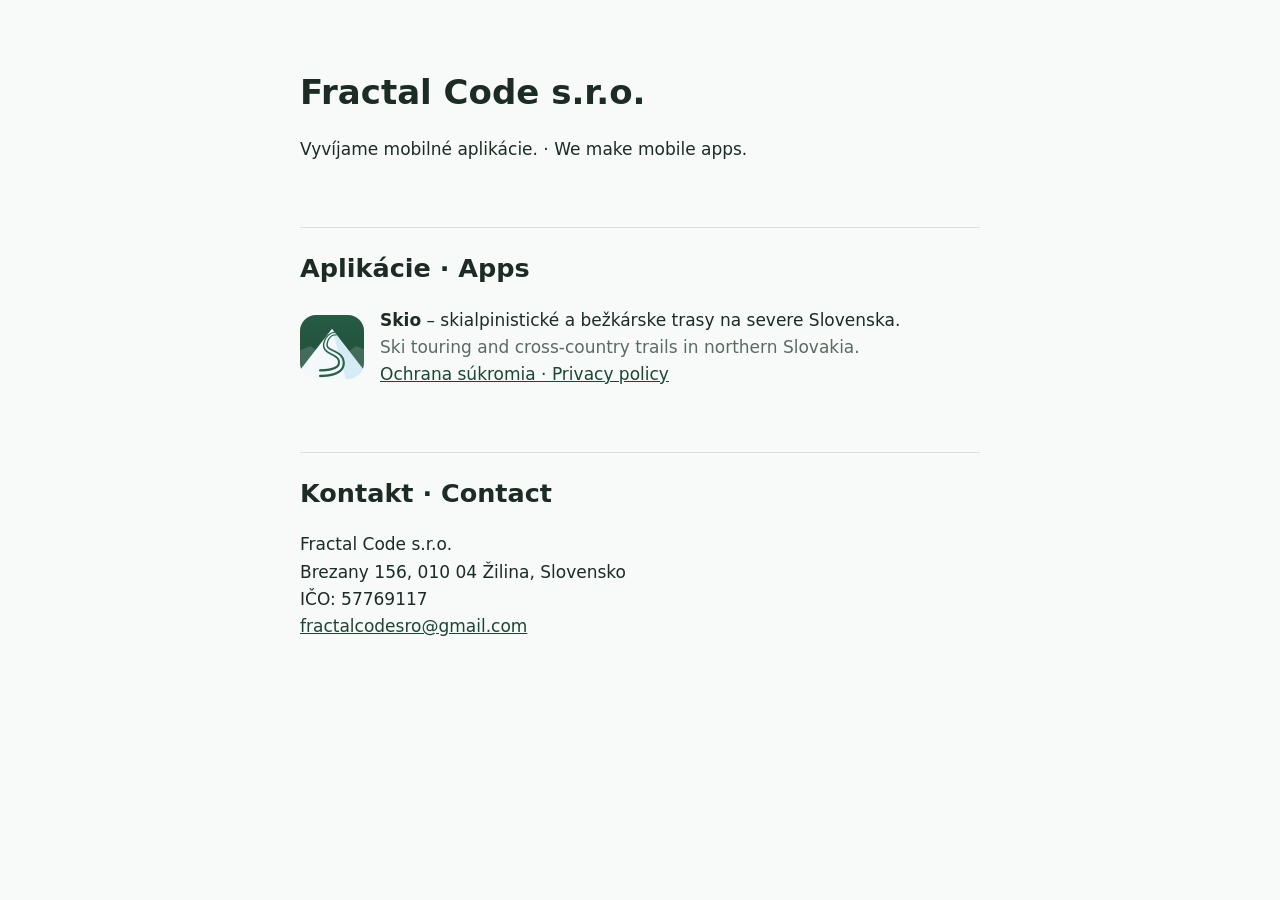
<file: index.html>
<!doctype html>
<html lang="sk">
<head>
  <meta charset="utf-8">
  <meta name="viewport" content="width=device-width, initial-scale=1">
  <title>Fractal Code s.r.o.</title>
  <link rel="stylesheet" href="style.css">
</head>
<body>
<main>
  <h1>Fractal Code s.r.o.</h1>
  <p>Vyvíjame mobilné aplikácie. · We make mobile apps.</p>

  <h2>Aplikácie · Apps</h2>
  <div class="app">
    <img src="skio/icon.png" alt="">
    <div>
      <strong>Skio</strong> – skialpinistické a bežkárske trasy na severe Slovenska.<br>
      <span class="muted">Ski touring and cross-country trails in northern Slovakia.</span><br>
      <a href="skio/privacy.html">Ochrana súkromia · Privacy policy</a>
    </div>
  </div>

  <h2>Kontakt · Contact</h2>
  <p>
    Fractal Code s.r.o.<br>
    Brezany 156, 010 04 Žilina, Slovensko<br>
    IČO: 57769117<br>
    <a href="mailto:fractalcodesro@gmail.com">fractalcodesro@gmail.com</a>
  </p>
</main>
</body>
</html>
</file>
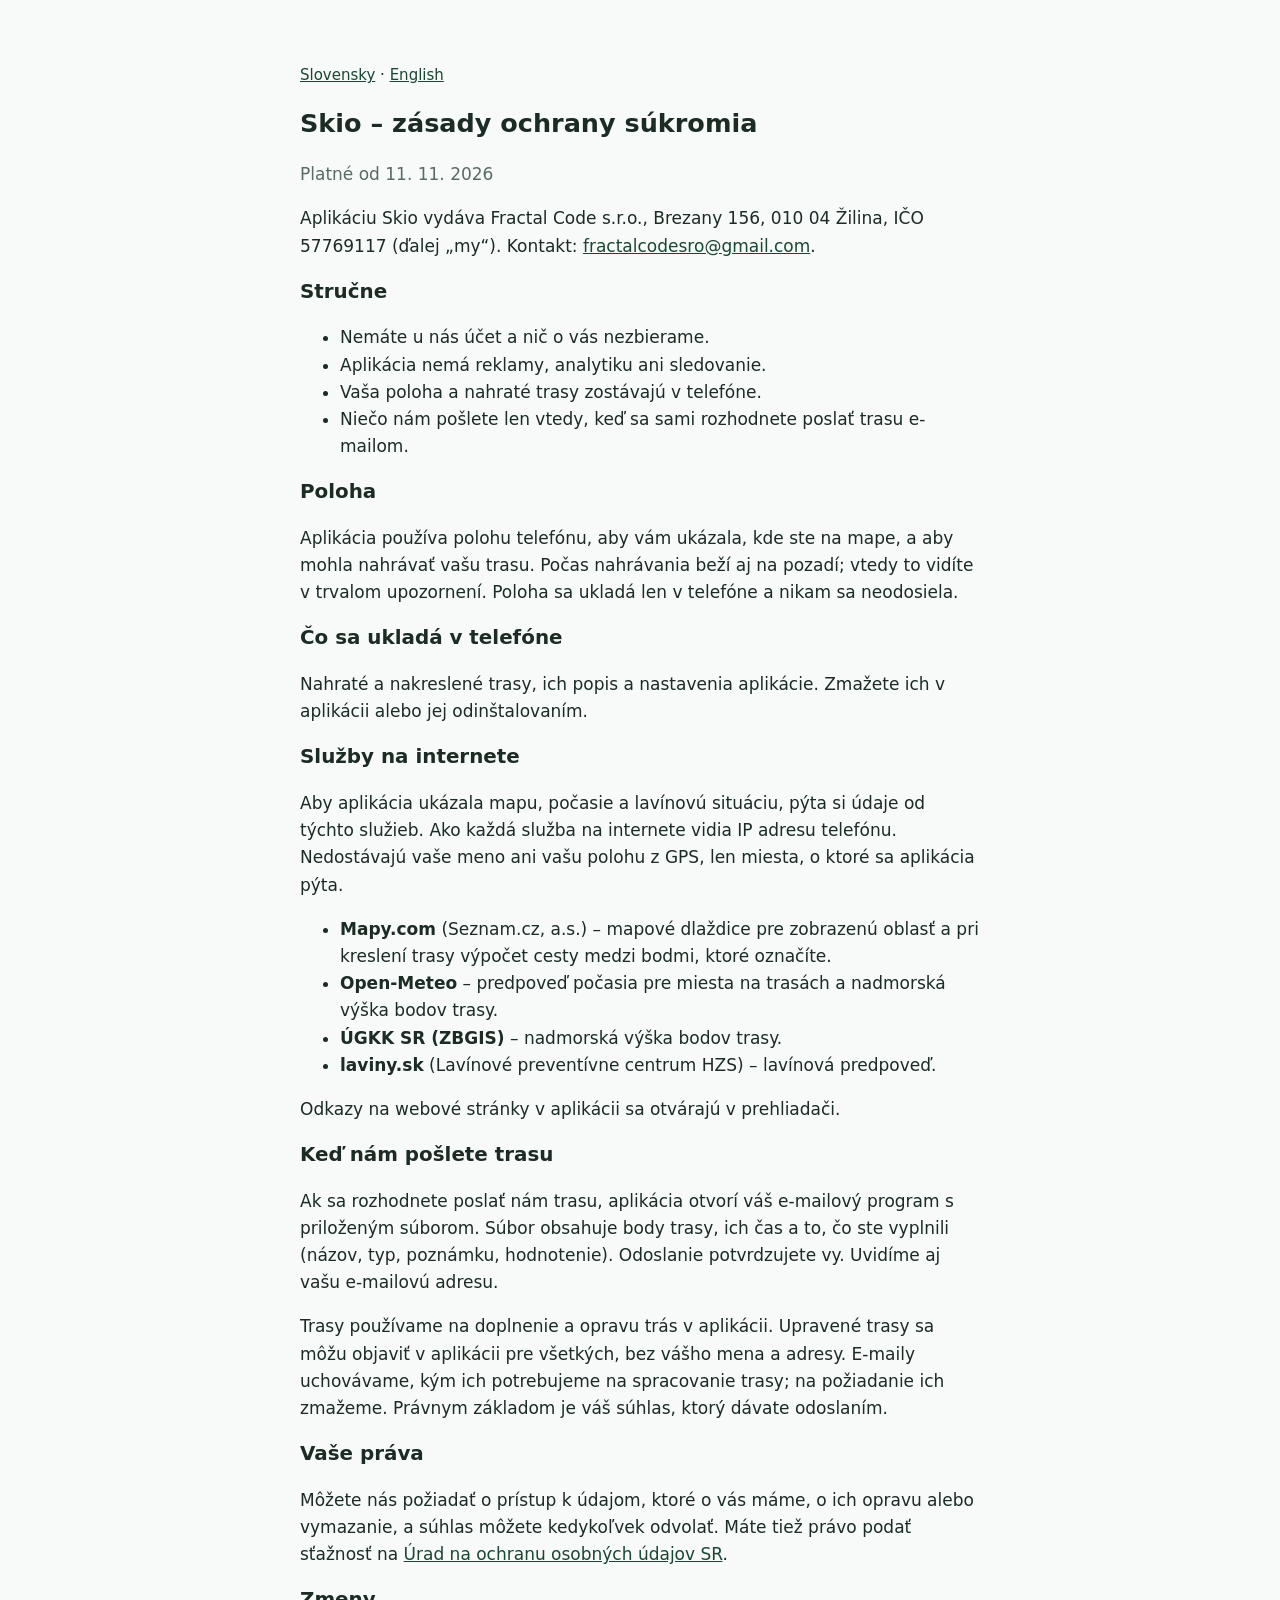
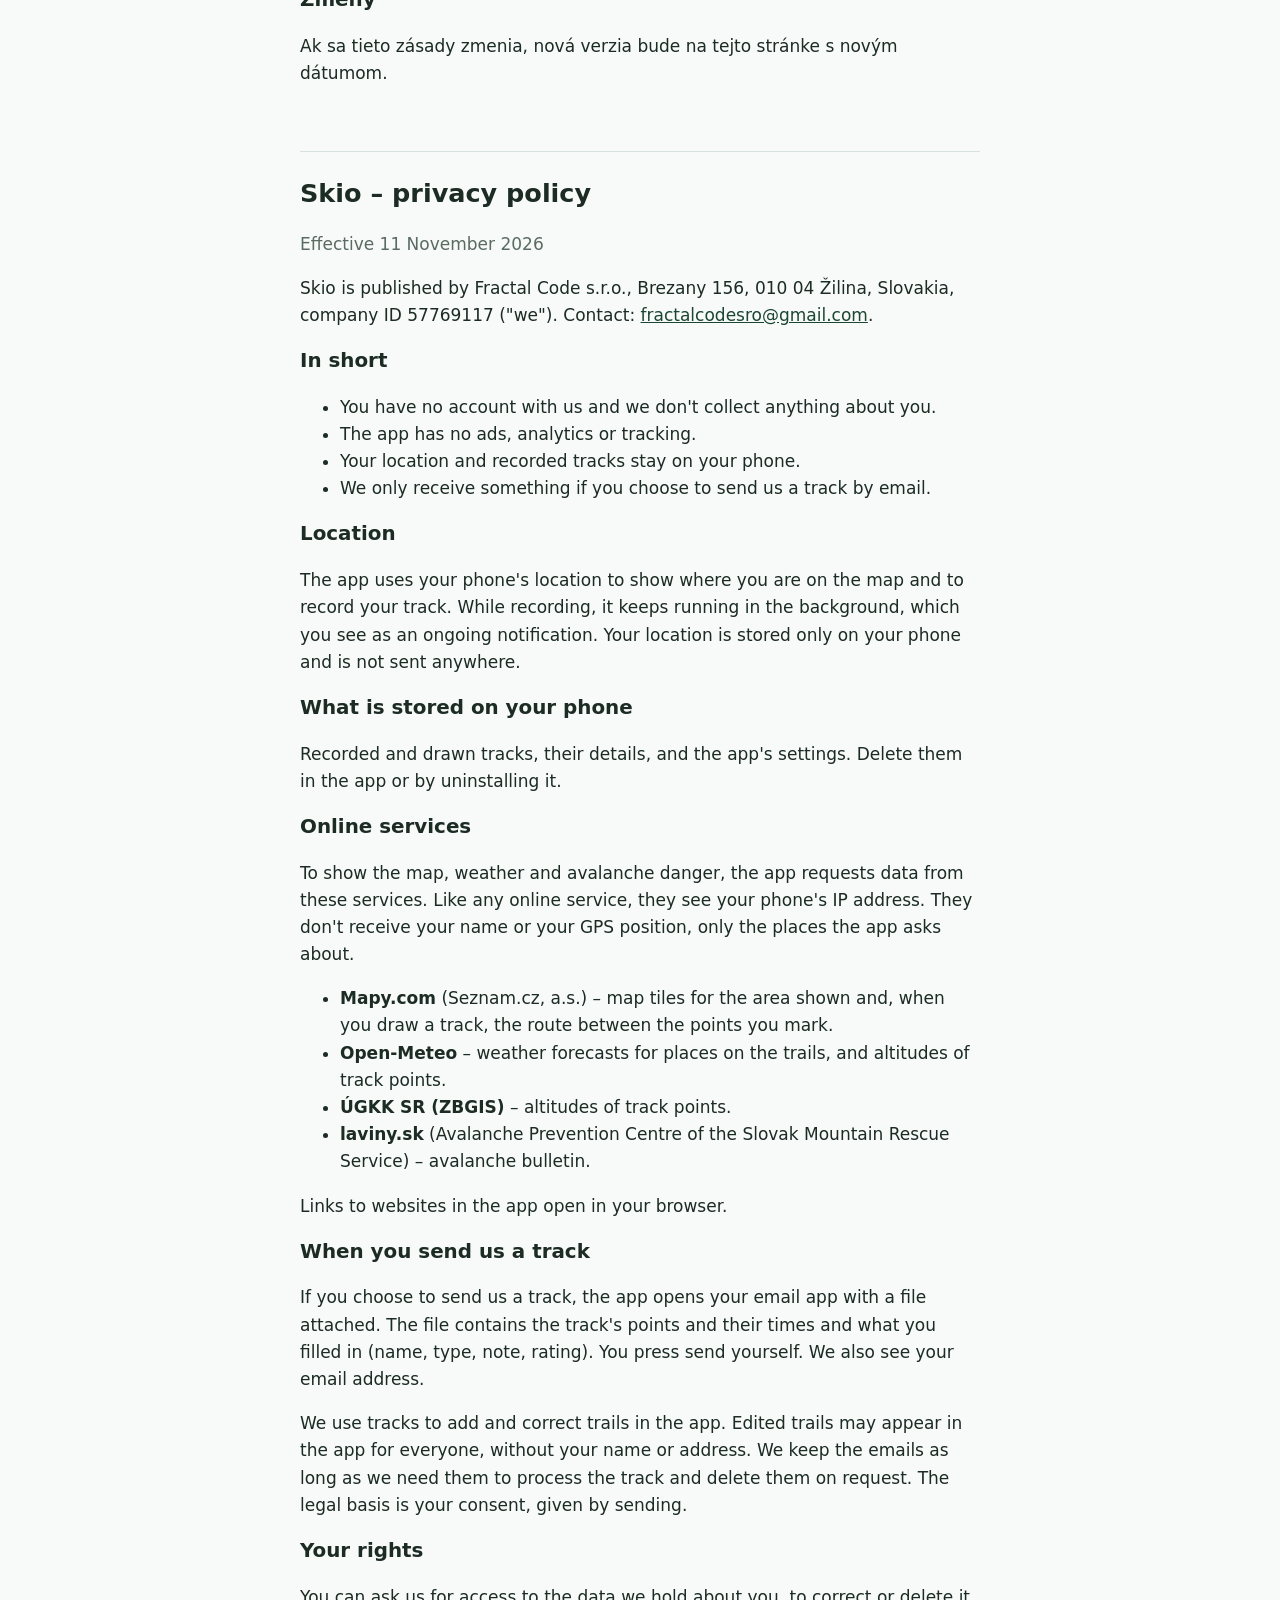
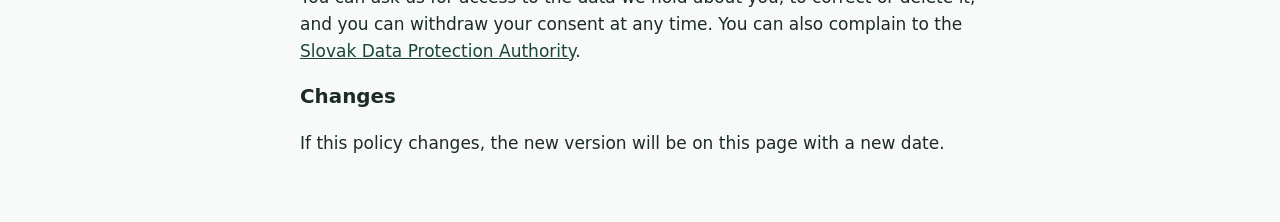
<file: skio/privacy.html>
<!doctype html>
<html lang="sk">
<head>
  <meta charset="utf-8">
  <meta name="viewport" content="width=device-width, initial-scale=1">
  <title>Skio – ochrana súkromia</title>
  <link rel="stylesheet" href="../style.css">
</head>
<body>
<main>
  <p class="languages"><a href="#sk">Slovensky</a> · <a href="#en">English</a></p>

  <!-- ===================== SLOVENSKY ===================== -->
  <section id="sk" lang="sk">
    <h1>Skio – zásady ochrany súkromia</h1>
    <p class="muted">Platné od 11. 11. 2026</p>

    <p>
      Aplikáciu Skio vydáva Fractal Code s.r.o., Brezany 156, 010 04 Žilina,
      IČO 57769117 (ďalej „my“). Kontakt:
      <a href="mailto:fractalcodesro@gmail.com">fractalcodesro@gmail.com</a>.
    </p>

    <h3>Stručne</h3>
    <ul>
      <li>Nemáte u nás účet a nič o vás nezbierame.</li>
      <li>Aplikácia nemá reklamy, analytiku ani sledovanie.</li>
      <li>Vaša poloha a nahraté trasy zostávajú v telefóne.</li>
      <li>Niečo nám pošlete len vtedy, keď sa sami rozhodnete poslať trasu e-mailom.</li>
    </ul>

    <h3>Poloha</h3>
    <p>
      Aplikácia používa polohu telefónu, aby vám ukázala, kde ste na mape, a aby
      mohla nahrávať vašu trasu. Počas nahrávania beží aj na pozadí; vtedy to
      vidíte v trvalom upozornení. Poloha sa ukladá len v telefóne a nikam sa
      neodosiela.
    </p>

    <h3>Čo sa ukladá v telefóne</h3>
    <p>
      Nahraté a nakreslené trasy, ich popis a nastavenia aplikácie. Zmažete ich
      v aplikácii alebo jej odinštalovaním.
    </p>

    <h3>Služby na internete</h3>
    <p>
      Aby aplikácia ukázala mapu, počasie a lavínovú situáciu, pýta si údaje od
      týchto služieb. Ako každá služba na internete vidia IP adresu telefónu.
      Nedostávajú vaše meno ani vašu polohu z GPS, len miesta, o ktoré sa
      aplikácia pýta.
    </p>
    <ul>
      <li><strong>Mapy.com</strong> (Seznam.cz, a.s.) – mapové dlaždice pre
        zobrazenú oblasť a pri kreslení trasy výpočet cesty medzi bodmi, ktoré
        označíte.</li>
      <li><strong>Open-Meteo</strong> – predpoveď počasia pre miesta na trasách
        a nadmorská výška bodov trasy.</li>
      <li><strong>ÚGKK SR (ZBGIS)</strong> – nadmorská výška bodov trasy.</li>
      <li><strong>laviny.sk</strong> (Lavínové preventívne centrum HZS) –
        lavínová predpoveď.</li>
    </ul>
    <p>Odkazy na webové stránky v aplikácii sa otvárajú v prehliadači.</p>

    <h3>Keď nám pošlete trasu</h3>
    <p>
      Ak sa rozhodnete poslať nám trasu, aplikácia otvorí váš e-mailový program
      s priloženým súborom. Súbor obsahuje body trasy, ich čas a to, čo ste
      vyplnili (názov, typ, poznámku, hodnotenie). Odoslanie potvrdzujete vy.
      Uvidíme aj vašu e-mailovú adresu.
    </p>
    <p>
      Trasy používame na doplnenie a opravu trás v aplikácii. Upravené trasy sa
      môžu objaviť v aplikácii pre všetkých, bez vášho mena a adresy. E-maily
      uchovávame, kým ich potrebujeme na spracovanie trasy; na požiadanie ich
      zmažeme. Právnym základom je váš súhlas, ktorý dávate odoslaním.
    </p>

    <h3>Vaše práva</h3>
    <p>
      Môžete nás požiadať o prístup k údajom, ktoré o vás máme, o ich opravu
      alebo vymazanie, a súhlas môžete kedykoľvek odvolať. Máte tiež právo
      podať sťažnosť na
      <a href="https://dataprotection.gov.sk">Úrad na ochranu osobných údajov SR</a>.
    </p>

    <h3>Zmeny</h3>
    <p>Ak sa tieto zásady zmenia, nová verzia bude na tejto stránke s novým dátumom.</p>
  </section>

  <!-- ===================== ENGLISH ===================== -->
  <section id="en" lang="en">
    <h2>Skio – privacy policy</h2>
    <p class="muted">Effective 11 November 2026</p>

    <p>
      Skio is published by Fractal Code s.r.o., Brezany 156, 010 04 Žilina,
      Slovakia, company ID 57769117 ("we"). Contact:
      <a href="mailto:fractalcodesro@gmail.com">fractalcodesro@gmail.com</a>.
    </p>

    <h3>In short</h3>
    <ul>
      <li>You have no account with us and we don't collect anything about you.</li>
      <li>The app has no ads, analytics or tracking.</li>
      <li>Your location and recorded tracks stay on your phone.</li>
      <li>We only receive something if you choose to send us a track by email.</li>
    </ul>

    <h3>Location</h3>
    <p>
      The app uses your phone's location to show where you are on the map and
      to record your track. While recording, it keeps running in the
      background, which you see as an ongoing notification. Your location is
      stored only on your phone and is not sent anywhere.
    </p>

    <h3>What is stored on your phone</h3>
    <p>
      Recorded and drawn tracks, their details, and the app's settings. Delete
      them in the app or by uninstalling it.
    </p>

    <h3>Online services</h3>
    <p>
      To show the map, weather and avalanche danger, the app requests data from
      these services. Like any online service, they see your phone's IP
      address. They don't receive your name or your GPS position, only the
      places the app asks about.
    </p>
    <ul>
      <li><strong>Mapy.com</strong> (Seznam.cz, a.s.) – map tiles for the area
        shown and, when you draw a track, the route between the points you
        mark.</li>
      <li><strong>Open-Meteo</strong> – weather forecasts for places on the
        trails, and altitudes of track points.</li>
      <li><strong>ÚGKK SR (ZBGIS)</strong> – altitudes of track points.</li>
      <li><strong>laviny.sk</strong> (Avalanche Prevention Centre of the
        Slovak Mountain Rescue Service) – avalanche bulletin.</li>
    </ul>
    <p>Links to websites in the app open in your browser.</p>

    <h3>When you send us a track</h3>
    <p>
      If you choose to send us a track, the app opens your email app with a
      file attached. The file contains the track's points and their times and
      what you filled in (name, type, note, rating). You press send yourself.
      We also see your email address.
    </p>
    <p>
      We use tracks to add and correct trails in the app. Edited trails may
      appear in the app for everyone, without your name or address. We keep
      the emails as long as we need them to process the track and delete them
      on request. The legal basis is your consent, given by sending.
    </p>

    <h3>Your rights</h3>
    <p>
      You can ask us for access to the data we hold about you, to correct or
      delete it, and you can withdraw your consent at any time. You can also
      complain to the
      <a href="https://dataprotection.gov.sk">Slovak Data Protection Authority</a>.
    </p>

    <h3>Changes</h3>
    <p>If this policy changes, the new version will be on this page with a new date.</p>
  </section>
</main>
</body>
</html>
</file>
<file: style.css>
:root {
  --text: #1c2b24;
  --muted: #5a6b63;
  --background: #f7faf8;
  --accent: #1c4634;
  --line: #d9e3de;
}

@media (prefers-color-scheme: dark) {
  :root {
    --text: #e6eee9;
    --muted: #a3b3ab;
    --background: #121a16;
    --accent: #8fd1b0;
    --line: #2b3a33;
  }
}

body {
  margin: 0;
  padding: 0 16px;
  background: var(--background);
  color: var(--text);
  font: 17px/1.6 system-ui, -apple-system, "Segoe UI", Roboto, sans-serif;
}

main {
  max-width: 680px;
  margin: 0 auto;
  padding: 48px 0;
}

h1, h2, h3 {
  line-height: 1.25;
}

h2 {
  margin-top: 2.5em;
  padding-top: 1em;
  border-top: 1px solid var(--line);
}

a {
  color: var(--accent);
}

.muted {
  color: var(--muted);
}

.languages {
  font-size: 15px;
}

.app {
  display: flex;
  gap: 16px;
  align-items: center;
}

.app img {
  width: 64px;
  height: 64px;
  border-radius: 16px;
}
</file>
